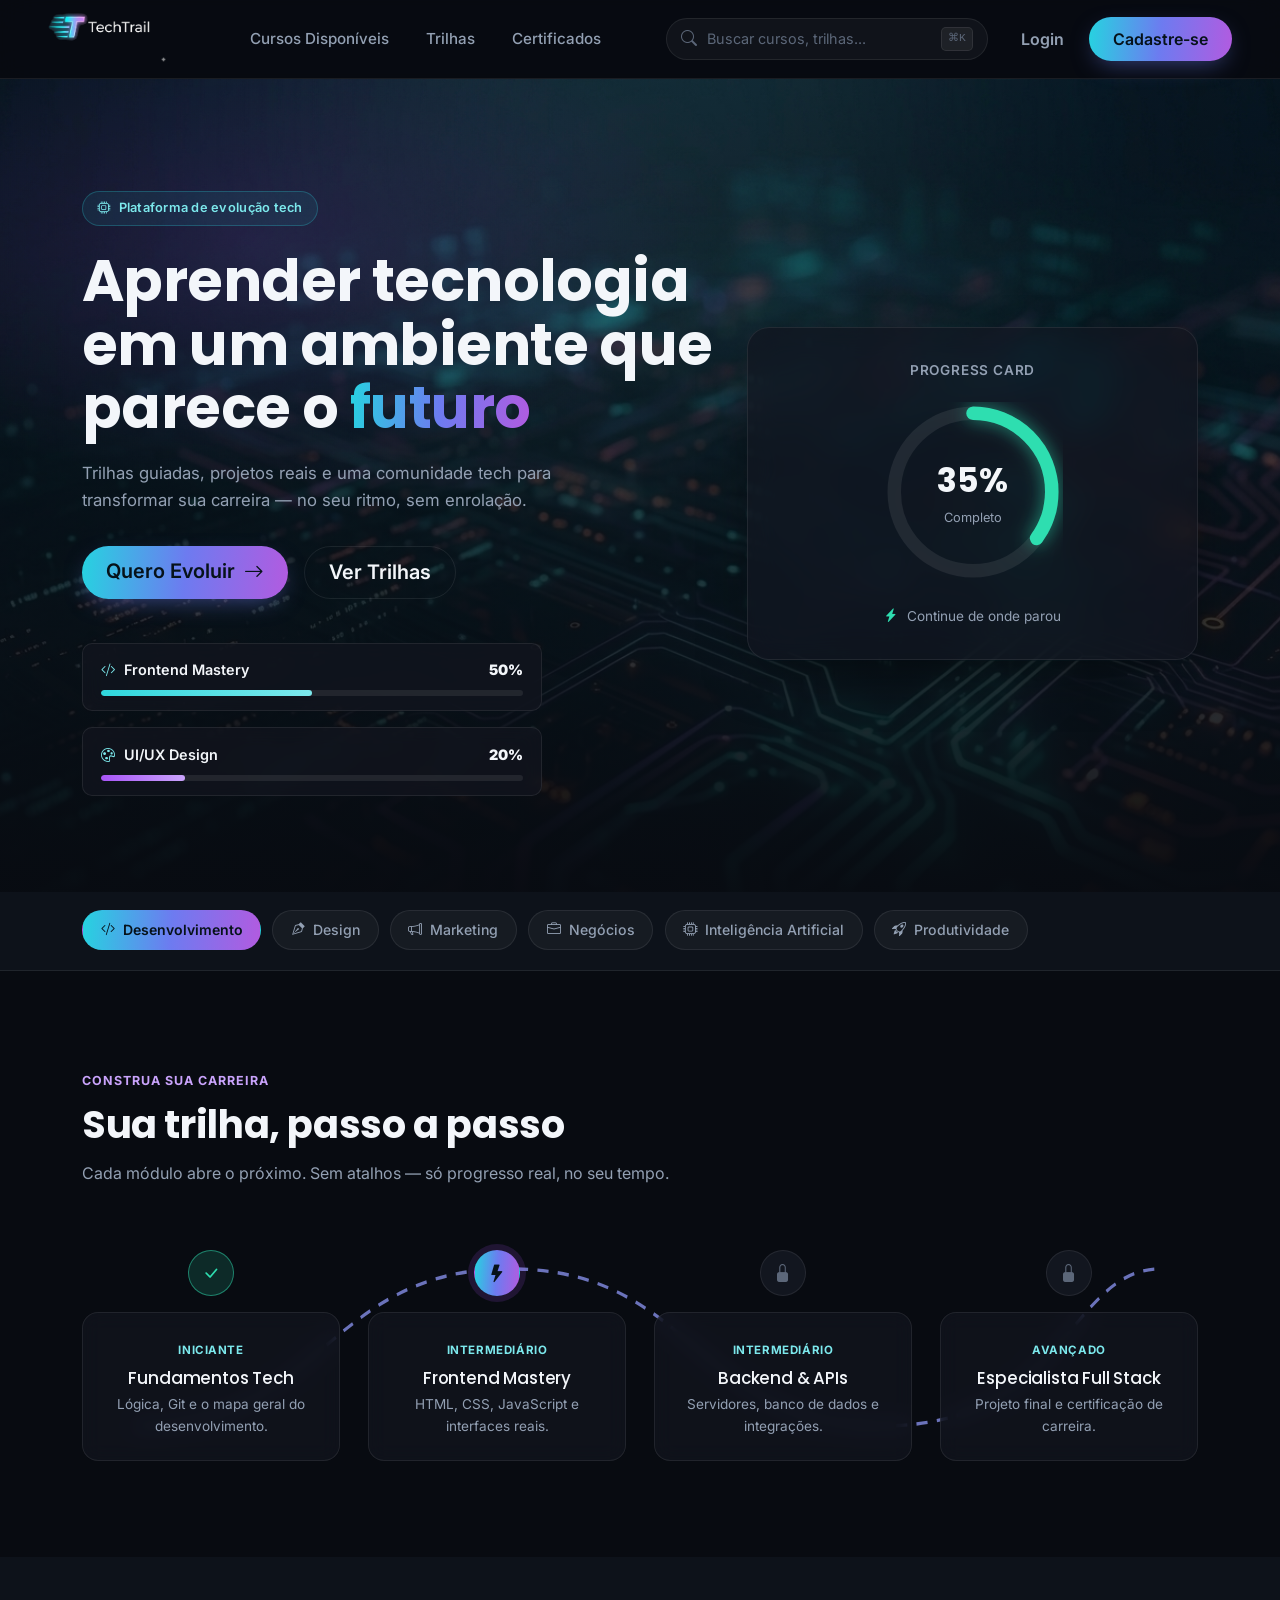
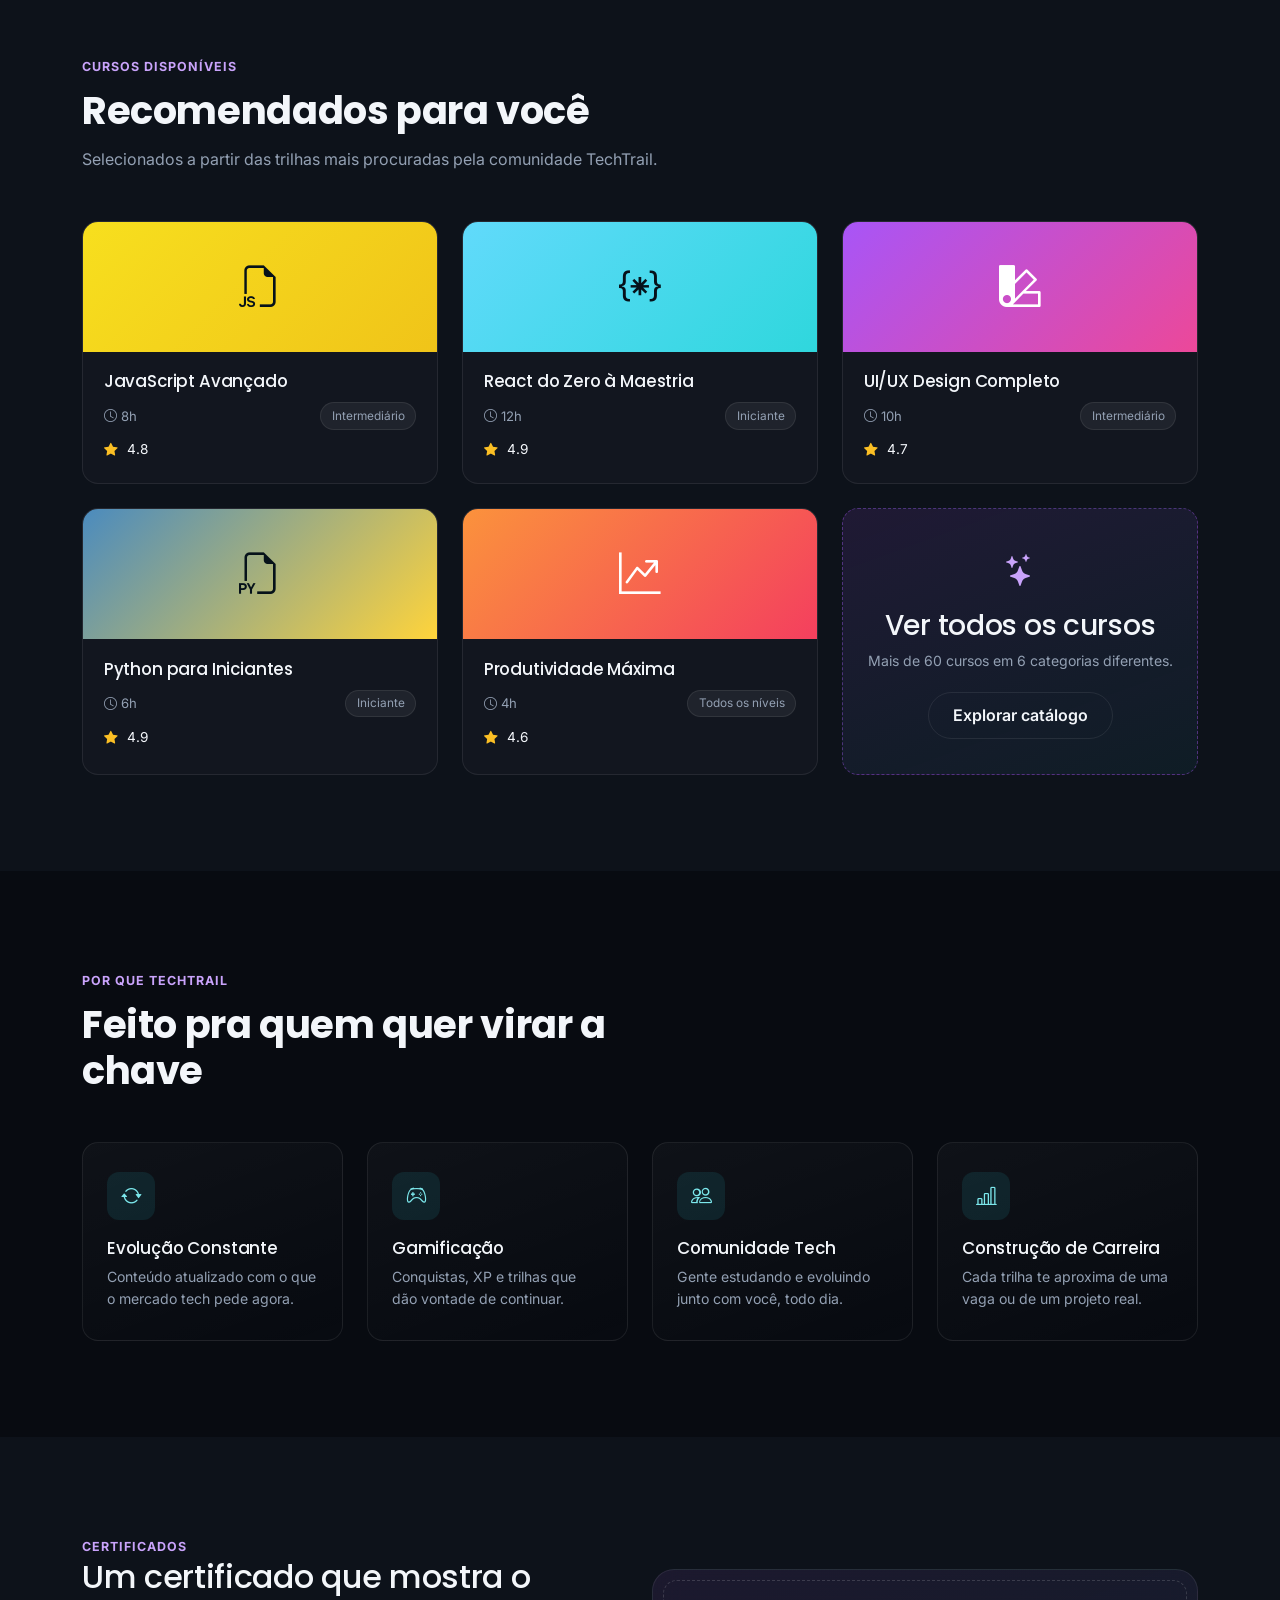
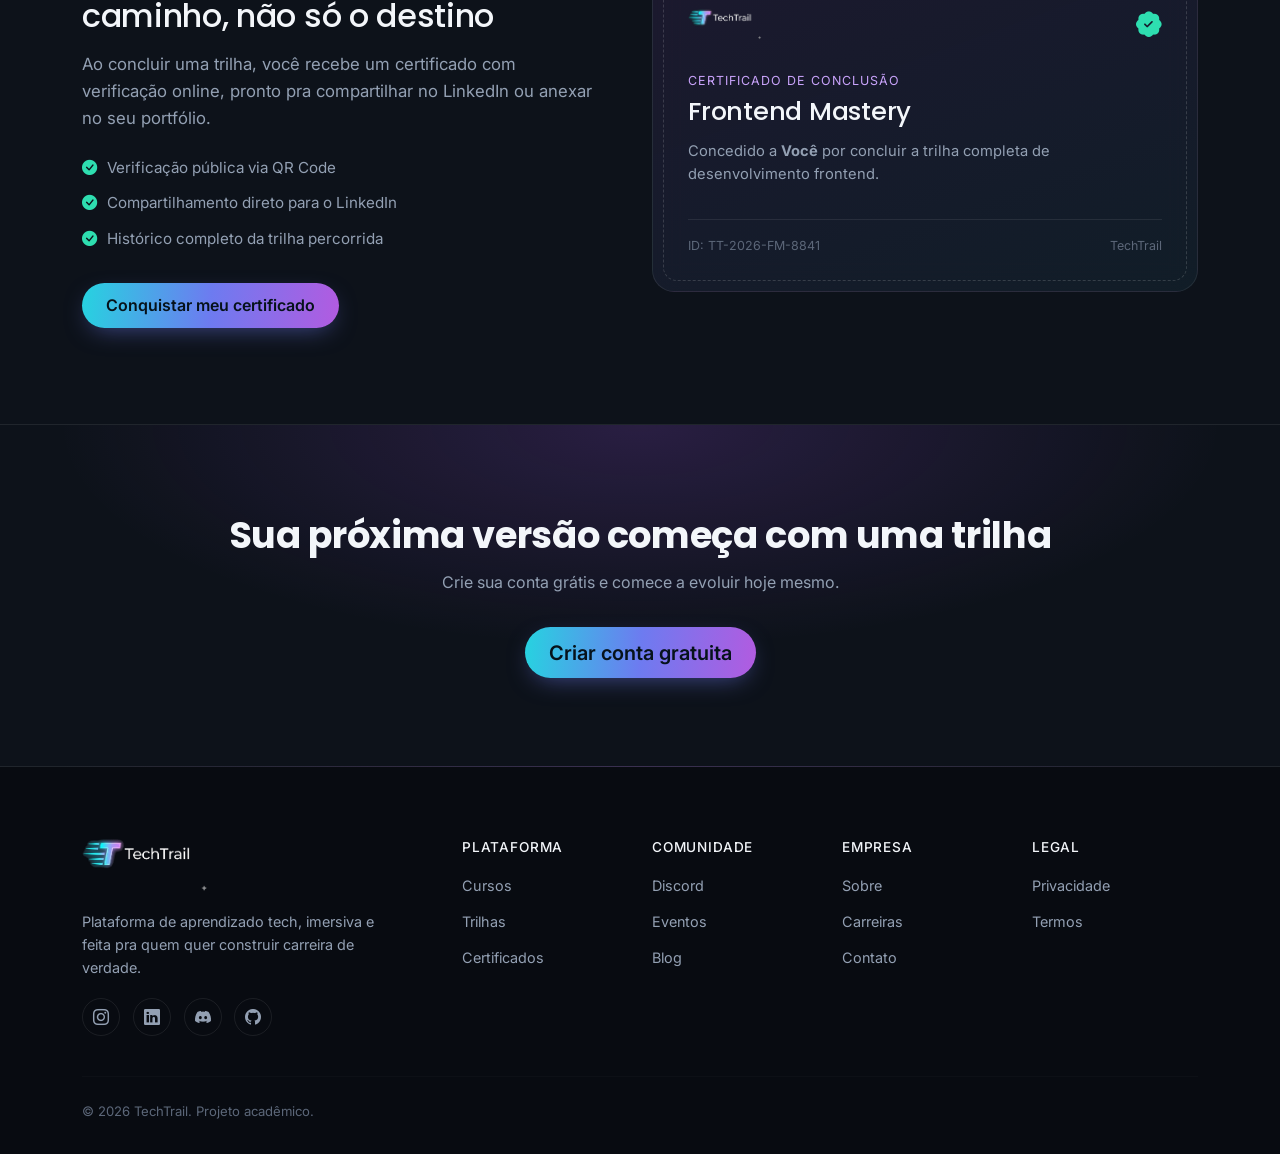
<file: index.html>
<!DOCTYPE html>
<html lang="pt-BR">
<head>
<meta charset="UTF-8">
<meta name="viewport" content="width=device-width, initial-scale=1.0">
<title>TechTrail — Aprenda tecnologia em um ambiente que parece o futuro</title>

<!-- Bootstrap 5 -->
<link href="https://cdn.jsdelivr.net/npm/bootstrap@5.3.3/dist/css/bootstrap.min.css" rel="stylesheet">
<!-- Bootstrap Icons -->
<link rel="stylesheet" href="https://cdn.jsdelivr.net/npm/bootstrap-icons@1.11.3/font/bootstrap-icons.css">
<!-- Google Fonts -->
<link rel="preconnect" href="https://fonts.googleapis.com">
<link href="https://fonts.googleapis.com/css2?family=Poppins:wght@500;600;700;800&family=Inter:wght@400;500;600;700&display=swap" rel="stylesheet">

<link rel="stylesheet" href="style.css">
</head>
<body>

<!-- ===================== NAVBAR ===================== -->
<header class="tt-navbar" id="ttNavbar">
  <nav class="navbar navbar-expand-lg container-fluid px-3 px-lg-5">
    <a class="navbar-brand tt-brand" href="#top">
      <img src="./logo.png" alt="TechTrail" class="tt-logo-img">
    </a>

    <button class="navbar-toggler" type="button" data-bs-toggle="collapse" data-bs-target="#ttNav" aria-label="Abrir menu">
      <i class="bi bi-list"></i>
    </button>

    <div class="collapse navbar-collapse" id="ttNav">
      <ul class="navbar-nav mx-lg-auto align-items-lg-center gap-lg-2 mt-3 mt-lg-0">
        <li class="nav-item"><a class="nav-link" href="#cursos">Cursos Disponíveis</a></li>
        <li class="nav-item"><a class="nav-link" href="#trilhas">Trilhas</a></li>
        <li class="nav-item"><a class="nav-link" href="#certificados">Certificados</a></li>
      </ul>

      <form class="tt-search d-flex align-items-center mt-3 mt-lg-0" role="search" onsubmit="return false;">
        <i class="bi bi-search"></i>
        <input type="search" placeholder="Buscar cursos, trilhas..." aria-label="Buscar">
        <kbd class="d-none d-xl-inline">⌘K</kbd>
      </form>

      <div class="d-flex align-items-center gap-2 mt-3 mt-lg-0 ms-lg-3 tt-nav-actions">
        <a href="./login.html" class="btn tt-btn-ghost">Login</a>
        <a href="./cadastro.html" class="btn tt-btn-gradient">Cadastre-se</a>
      </div>
    </div>
  </nav>
</header>

<!-- ===================== HERO ===================== -->
<section class="tt-hero" id="top">
  <div class="tt-hero-bg" aria-hidden="true"></div>
  <div class="tt-hero-overlay" aria-hidden="true"></div>

  <div class="container tt-hero-content">
    <div class="row align-items-center gy-5">
      <div class="col-lg-7">
        <span class="tt-eyebrow"><i class="bi bi-cpu"></i> Plataforma de evolução tech</span>
        <h1 class="tt-hero-title">Aprender tecnologia em um ambiente que parece o <span class="tt-gradient-text">futuro</span></h1>
        <p class="tt-hero-sub">Trilhas guiadas, projetos reais e uma comunidade tech para transformar sua carreira — no seu ritmo, sem enrolação.</p>

        <div class="d-flex flex-wrap gap-3 tt-hero-ctas">
          <a href="#trilhas" class="btn tt-btn-gradient btn-lg">Quero Evoluir <i class="bi bi-arrow-right ms-1"></i></a>
          <a href="#cursos" class="btn tt-btn-outline btn-lg">Ver Trilhas</a>
        </div>

        <div class="tt-hero-progressbars">
          <div class="tt-mini-course">
            <div class="tt-mini-head">
              <span><i class="bi bi-code-slash"></i> Frontend Mastery</span>
              <strong>50%</strong>
            </div>
            <div class="tt-progress"><div class="tt-progress-fill tt-fill-cyan" style="--w:50%"></div></div>
          </div>
          <div class="tt-mini-course">
            <div class="tt-mini-head">
              <span><i class="bi bi-palette"></i> UI/UX Design</span>
              <strong>20%</strong>
            </div>
            <div class="tt-progress"><div class="tt-progress-fill tt-fill-purple" style="--w:20%"></div></div>
          </div>
        </div>
      </div>

      <div class="col-lg-5">
        <div class="tt-glass tt-progress-card">
          <span class="tt-progress-card-label">Progress Card</span>
          <div class="tt-ring-wrap">
            <svg viewBox="0 0 160 160" class="tt-ring">
              <circle cx="80" cy="80" r="70" class="tt-ring-track"></circle>
              <circle cx="80" cy="80" r="70" class="tt-ring-fill"></circle>
            </svg>
            <div class="tt-ring-center">
              <strong>35%</strong>
              <span>Completo</span>
            </div>
          </div>
          <p class="tt-progress-card-foot"><i class="bi bi-lightning-charge-fill"></i> Continue de onde parou</p>
        </div>
      </div>
    </div>
  </div>
</section>

<!-- ===================== CATEGORIAS ===================== -->
<section class="tt-categories">
  <div class="container">
    <div class="tt-cat-scroller">
      <button class="tt-cat active"><i class="bi bi-code-slash"></i> Desenvolvimento</button>
      <button class="tt-cat"><i class="bi bi-vector-pen"></i> Design</button>
      <button class="tt-cat"><i class="bi bi-megaphone"></i> Marketing</button>
      <button class="tt-cat"><i class="bi bi-briefcase"></i> Negócios</button>
      <button class="tt-cat"><i class="bi bi-cpu"></i> Inteligência Artificial</button>
      <button class="tt-cat"><i class="bi bi-rocket-takeoff"></i> Produtividade</button>
    </div>
  </div>
</section>

<!-- ===================== TRILHAS (elemento assinatura) ===================== -->
<section class="tt-section" id="trilhas">
  <div class="container">
    <div class="tt-section-head">
      <span class="tt-tag">Construa sua carreira</span>
      <h2>Sua trilha, passo a passo</h2>
      <p>Cada módulo abre o próximo. Sem atalhos — só progresso real, no seu tempo.</p>
    </div>

    <div class="tt-trail">
      <svg class="tt-trail-path" viewBox="0 0 1200 220" preserveAspectRatio="none" aria-hidden="true">
        <path d="M 60 180 C 260 180, 260 40, 460 40 S 660 180, 860 180 S 1060 40, 1160 40" />
      </svg>

      <div class="tt-trail-nodes">
        <div class="tt-node">
          <div class="tt-node-dot done"><i class="bi bi-check-lg"></i></div>
          <div class="tt-node-card">
            <span class="tt-node-level">Iniciante</span>
            <h3>Fundamentos Tech</h3>
            <p>Lógica, Git e o mapa geral do desenvolvimento.</p>
          </div>
        </div>
        <div class="tt-node">
          <div class="tt-node-dot current"><i class="bi bi-lightning-fill"></i></div>
          <div class="tt-node-card">
            <span class="tt-node-level">Intermediário</span>
            <h3>Frontend Mastery</h3>
            <p>HTML, CSS, JavaScript e interfaces reais.</p>
          </div>
        </div>
        <div class="tt-node">
          <div class="tt-node-dot"><i class="bi bi-lock-fill"></i></div>
          <div class="tt-node-card">
            <span class="tt-node-level">Intermediário</span>
            <h3>Backend &amp; APIs</h3>
            <p>Servidores, banco de dados e integrações.</p>
          </div>
        </div>
        <div class="tt-node">
          <div class="tt-node-dot"><i class="bi bi-lock-fill"></i></div>
          <div class="tt-node-card">
            <span class="tt-node-level">Avançado</span>
            <h3>Especialista Full Stack</h3>
            <p>Projeto final e certificação de carreira.</p>
          </div>
        </div>
      </div>
    </div>
  </div>
</section>

<!-- ===================== CURSOS ===================== -->
<section class="tt-section tt-section-alt" id="cursos">
  <div class="container">
    <div class="tt-section-head">
      <span class="tt-tag">Cursos disponíveis</span>
      <h2>Recomendados para você</h2>
      <p>Selecionados a partir das trilhas mais procuradas pela comunidade TechTrail.</p>
    </div>

    <div class="row g-4">

      <div class="col-md-6 col-lg-4">
        <article class="tt-course-card">
          <div class="tt-course-cover tt-cover-1"><i class="bi bi-filetype-js"></i></div>
          <div class="tt-course-body">
            <h3>JavaScript Avançado</h3>
            <div class="tt-course-meta">
              <span><i class="bi bi-clock"></i> 8h</span>
              <span class="tt-badge">Intermediário</span>
            </div>
            <div class="tt-course-rating"><i class="bi bi-star-fill"></i> 4.8</div>
          </div>
        </article>
      </div>

      <div class="col-md-6 col-lg-4">
        <article class="tt-course-card">
          <div class="tt-course-cover tt-cover-2"><i class="bi bi-braces-asterisk"></i></div>
          <div class="tt-course-body">
            <h3>React do Zero à Maestria</h3>
            <div class="tt-course-meta">
              <span><i class="bi bi-clock"></i> 12h</span>
              <span class="tt-badge">Iniciante</span>
            </div>
            <div class="tt-course-rating"><i class="bi bi-star-fill"></i> 4.9</div>
          </div>
        </article>
      </div>

      <div class="col-md-6 col-lg-4">
        <article class="tt-course-card">
          <div class="tt-course-cover tt-cover-3"><i class="bi bi-palette2"></i></div>
          <div class="tt-course-body">
            <h3>UI/UX Design Completo</h3>
            <div class="tt-course-meta">
              <span><i class="bi bi-clock"></i> 10h</span>
              <span class="tt-badge">Intermediário</span>
            </div>
            <div class="tt-course-rating"><i class="bi bi-star-fill"></i> 4.7</div>
          </div>
        </article>
      </div>

      <div class="col-md-6 col-lg-4">
        <article class="tt-course-card">
          <div class="tt-course-cover tt-cover-4"><i class="bi bi-filetype-py"></i></div>
          <div class="tt-course-body">
            <h3>Python para Iniciantes</h3>
            <div class="tt-course-meta">
              <span><i class="bi bi-clock"></i> 6h</span>
              <span class="tt-badge">Iniciante</span>
            </div>
            <div class="tt-course-rating"><i class="bi bi-star-fill"></i> 4.9</div>
          </div>
        </article>
      </div>

      <div class="col-md-6 col-lg-4">
        <article class="tt-course-card">
          <div class="tt-course-cover tt-cover-5"><i class="bi bi-graph-up-arrow"></i></div>
          <div class="tt-course-body">
            <h3>Produtividade Máxima</h3>
            <div class="tt-course-meta">
              <span><i class="bi bi-clock"></i> 4h</span>
              <span class="tt-badge">Todos os níveis</span>
            </div>
            <div class="tt-course-rating"><i class="bi bi-star-fill"></i> 4.6</div>
          </div>
        </article>
      </div>

      <div class="col-md-6 col-lg-4">
        <article class="tt-course-card tt-course-cta-card">
          <i class="bi bi-stars tt-course-cta-icon"></i>
          <h3>Ver todos os cursos</h3>
          <p>Mais de 60 cursos em 6 categorias diferentes.</p>
          <a href="#cursos" class="btn tt-btn-outline">Explorar catálogo</a>
        </article>
      </div>

    </div>
  </div>
</section>

<!-- ===================== POR QUE TECHTRAIL ===================== -->
<section class="tt-section">
  <div class="container">
    <div class="tt-section-head">
      <span class="tt-tag">Por que TechTrail</span>
      <h2>Feito pra quem quer virar a chave</h2>
    </div>

    <div class="row g-4">
      <div class="col-sm-6 col-lg-3">
        <div class="tt-feature">
          <div class="tt-feature-icon"><i class="bi bi-arrow-repeat"></i></div>
          <h3>Evolução Constante</h3>
          <p>Conteúdo atualizado com o que o mercado tech pede agora.</p>
        </div>
      </div>
      <div class="col-sm-6 col-lg-3">
        <div class="tt-feature">
          <div class="tt-feature-icon"><i class="bi bi-controller"></i></div>
          <h3>Gamificação</h3>
          <p>Conquistas, XP e trilhas que dão vontade de continuar.</p>
        </div>
      </div>
      <div class="col-sm-6 col-lg-3">
        <div class="tt-feature">
          <div class="tt-feature-icon"><i class="bi bi-people"></i></div>
          <h3>Comunidade Tech</h3>
          <p>Gente estudando e evoluindo junto com você, todo dia.</p>
        </div>
      </div>
      <div class="col-sm-6 col-lg-3">
        <div class="tt-feature">
          <div class="tt-feature-icon"><i class="bi bi-bar-chart-line"></i></div>
          <h3>Construção de Carreira</h3>
          <p>Cada trilha te aproxima de uma vaga ou de um projeto real.</p>
        </div>
      </div>
    </div>
  </div>
</section>

<!-- ===================== CERTIFICADOS ===================== -->
<section class="tt-section tt-section-alt" id="certificados">
  <div class="container">
    <div class="row align-items-center gy-5">
      <div class="col-lg-6">
        <span class="tt-tag">Certificados</span>
        <h2 class="mb-3">Um certificado que mostra o caminho, não só o destino</h2>
        <p class="tt-hero-sub mb-4">Ao concluir uma trilha, você recebe um certificado com verificação online, pronto pra compartilhar no LinkedIn ou anexar no seu portfólio.</p>
        <ul class="tt-check-list">
          <li><i class="bi bi-check-circle-fill"></i> Verificação pública via QR Code</li>
          <li><i class="bi bi-check-circle-fill"></i> Compartilhamento direto para o LinkedIn</li>
          <li><i class="bi bi-check-circle-fill"></i> Histórico completo da trilha percorrida</li>
        </ul>
        <a href="#cadastro" class="btn tt-btn-gradient">Conquistar meu certificado</a>
      </div>

      <div class="col-lg-6">
        <div class="tt-glass tt-certificate">
          <div class="tt-certificate-top">
            <img src="./logo.png" alt="TechTrail" class="tt-cert-logo">
            <i class="bi bi-patch-check-fill tt-cert-seal"></i>
          </div>
          <p class="tt-cert-eyebrow">Certificado de Conclusão</p>
          <h3 class="tt-cert-name">Frontend Mastery</h3>
          <p class="tt-cert-desc">Concedido a <strong>Você</strong> por concluir a trilha completa de desenvolvimento frontend.</p>
          <div class="tt-cert-footer">
            <span>ID: TT-2026-FM-8841</span>
            <span>TechTrail</span>
          </div>
        </div>
      </div>
    </div>
  </div>
</section>

<!-- ===================== CTA FINAL ===================== -->
<section class="tt-final-cta">
  <div class="container text-center">
    <h2>Sua próxima versão começa com uma trilha</h2>
    <p>Crie sua conta grátis e comece a evoluir hoje mesmo.</p>
    <a href="#cadastro" class="btn tt-btn-gradient btn-lg">Criar conta gratuita</a>
  </div>
</section>

<!-- ===================== FOOTER ===================== -->
<footer class="tt-footer">
  <div class="container">
    <div class="row gy-4">
      <div class="col-lg-4">
        <img src="logo.png" alt="TechTrail" class="tt-footer-logo">
        <p class="tt-footer-text">Plataforma de aprendizado tech, imersiva e feita pra quem quer construir carreira de verdade.</p>
        <div class="tt-socials">
          <a href="#" aria-label="Instagram"><i class="bi bi-instagram"></i></a>
          <a href="#" aria-label="LinkedIn"><i class="bi bi-linkedin"></i></a>
          <a href="#" aria-label="Discord"><i class="bi bi-discord"></i></a>
          <a href="#" aria-label="GitHub"><i class="bi bi-github"></i></a>
        </div>
      </div>
      <div class="col-6 col-lg-2">
        <h4>Plataforma</h4>
        <ul>
          <li><a href="#cursos">Cursos</a></li>
          <li><a href="#trilhas">Trilhas</a></li>
          <li><a href="#certificados">Certificados</a></li>
        </ul>
      </div>
      <div class="col-6 col-lg-2">
        <h4>Comunidade</h4>
        <ul>
          <li><a href="#">Discord</a></li>
          <li><a href="#">Eventos</a></li>
          <li><a href="#">Blog</a></li>
        </ul>
      </div>
      <div class="col-6 col-lg-2">
        <h4>Empresa</h4>
        <ul>
          <li><a href="#">Sobre</a></li>
          <li><a href="#">Carreiras</a></li>
          <li><a href="#">Contato</a></li>
        </ul>
      </div>
      <div class="col-6 col-lg-2">
        <h4>Legal</h4>
        <ul>
          <li><a href="#">Privacidade</a></li>
          <li><a href="#">Termos</a></li>
        </ul>
      </div>
    </div>
    <hr>
    <p class="tt-copy">© 2026 TechTrail. Projeto acadêmico.</p>
  </div>
</footer>

<script src="https://cdn.jsdelivr.net/npm/bootstrap@5.3.3/dist/js/bootstrap.bundle.min.js"></script>
<script src="script.js"></script>
</body>
</html>
</file>
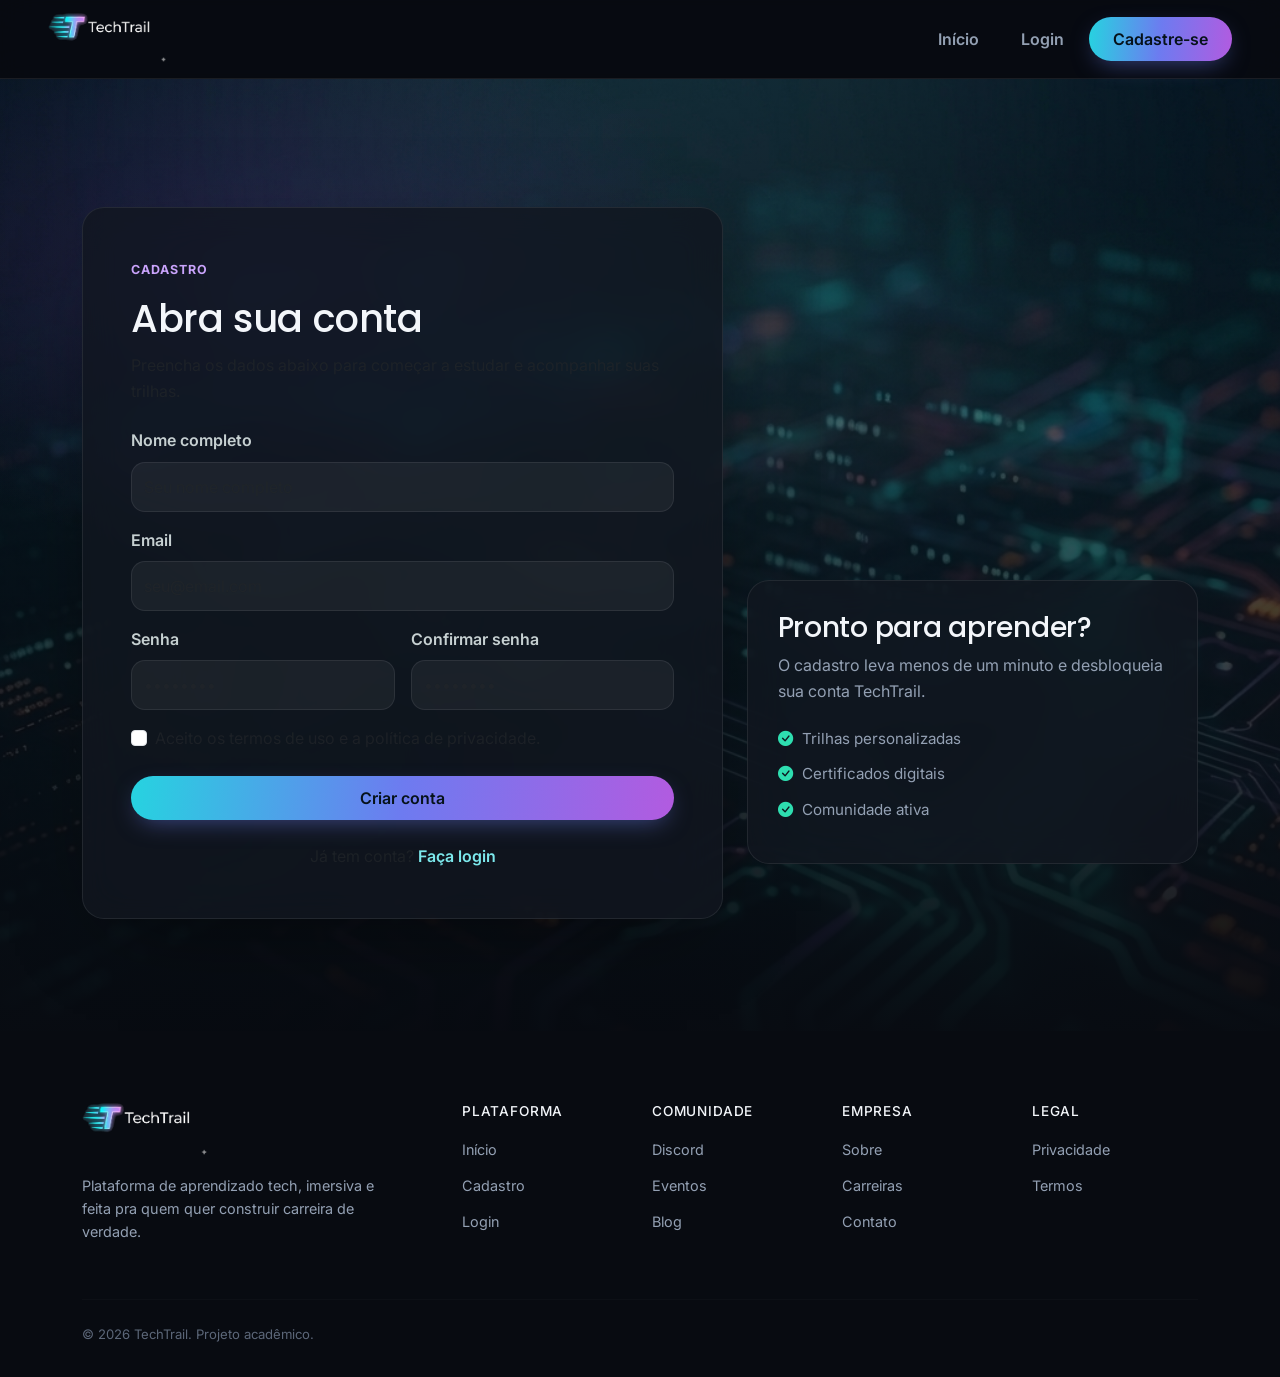
<file: cadastro.html>
<!DOCTYPE html>
<html lang="pt-BR">
<head>
<meta charset="UTF-8">
<meta name="viewport" content="width=device-width, initial-scale=1.0">
<title>TechTrail — Cadastro</title>

<!-- Bootstrap 5 -->
<link href="https://cdn.jsdelivr.net/npm/bootstrap@5.3.3/dist/css/bootstrap.min.css" rel="stylesheet">
<!-- Bootstrap Icons -->
<link rel="stylesheet" href="https://cdn.jsdelivr.net/npm/bootstrap-icons@1.11.3/font/bootstrap-icons.css">
<!-- Google Fonts -->
<link rel="preconnect" href="https://fonts.googleapis.com">
<link href="https://fonts.googleapis.com/css2?family=Poppins:wght@500;600;700;800&family=Inter:wght@400;500;600;700&display=swap" rel="stylesheet">

<link rel="stylesheet" href="style.css">
</head>
<body>
<header class="tt-navbar" id="ttNavbar">
  <nav class="navbar navbar-expand-lg container-fluid px-3 px-lg-5">
    <a class="navbar-brand tt-brand" href="index.html">
      <img src="./logo.png" alt="TechTrail" class="tt-logo-img">
    </a>

    <button class="navbar-toggler" type="button" data-bs-toggle="collapse" data-bs-target="#ttNav" aria-label="Abrir menu">
      <i class="bi bi-list"></i>
    </button>

    <div class="collapse navbar-collapse" id="ttNav">
      <ul class="navbar-nav mx-lg-auto align-items-lg-center gap-lg-2 mt-3 mt-lg-0">
        
      </ul>

      <div class="d-flex align-items-center gap-2 mt-3 mt-lg-0 ms-lg-3 tt-nav-actions">
        <a href="index.html" class="btn tt-btn-ghost">Início</a>
        <a href="login.html" class="btn tt-btn-ghost">Login</a>
        <a href="cadastro.html" class="btn tt-btn-gradient">Cadastre-se</a>
      </div>
    </div>
  </nav>
</header>

<main class="tt-auth-page tt-hero">
  <div class="tt-hero-bg" aria-hidden="true"></div>
  <div class="tt-hero-overlay" aria-hidden="true"></div>
  <section class="container py-5">
    <div class="row align-items-center gy-5">
      <div class="col-lg-5 order-lg-2">
        <span class="tt-eyebrow"><i class="bi bi-pencil-square"></i> Bem-vindo</span>
        <h1 class="tt-hero-title">Crie sua conta TechTrail</h1>
        <p class="tt-hero-sub">Cadastre-se para começar a trilha, acompanhar seu progresso e acessar projetos reais que aceleram sua carreira.</p>

        <div class="tt-auth-sidecard tt-glass">
          <div class="tt-auth-sidecard-head">
            <h3>Pronto para aprender?</h3>
            <p>O cadastro leva menos de um minuto e desbloqueia sua conta TechTrail.</p>
          </div>
          <ul class="tt-check-list mb-0">
            <li><i class="bi bi-check-circle-fill"></i> Trilhas personalizadas</li>
            <li><i class="bi bi-check-circle-fill"></i> Certificados digitais</li>
            <li><i class="bi bi-check-circle-fill"></i> Comunidade ativa</li>
          </ul>
        </div>
      </div>

      <div class="col-lg-7 order-lg-1">
        <div class="tt-auth-card tt-glass p-4 p-md-5">
          <span class="tt-tag">Cadastro</span>
          <h2>Abra sua conta</h2>
          <p class="text-muted mb-4">Preencha os dados abaixo para começar a estudar e acompanhar suas trilhas.</p>

          <form>
            <div class="mb-3">
              <label for="registerName" class="form-label">Nome completo</label>
              <input type="text" class="form-control tt-auth-input" id="registerName" placeholder="Seu nome completo" required>
            </div>

            <div class="mb-3">
              <label for="registerEmail" class="form-label">Email</label>
              <input type="email" class="form-control tt-auth-input" id="registerEmail" placeholder="seu@email.com" required>
            </div>

            <div class="row g-3 mb-3">
              <div class="col-md-6">
                <label for="registerPassword" class="form-label">Senha</label>
                <input type="password" class="form-control tt-auth-input" id="registerPassword" placeholder="••••••••" required>
              </div>
              <div class="col-md-6">
                <label for="registerPasswordConfirm" class="form-label">Confirmar senha</label>
                <input type="password" class="form-control tt-auth-input" id="registerPasswordConfirm" placeholder="••••••••" required>
              </div>
            </div>

            <div class="form-check mb-4">
              <input class="form-check-input" type="checkbox" id="termsCheck">
              <label class="form-check-label text-muted" for="termsCheck">Aceito os termos de uso e a política de privacidade.</label>
            </div>

            <button type="submit" class="btn tt-btn-gradient w-100">Criar conta</button>
          </form>

          <p class="text-center text-muted mt-4 mb-0">Já tem conta? <a href="login.html" class="tt-link">Faça login</a></p>
        </div>
      </div>
    </div>
  </section>
</main>

<footer class="tt-footer">
  <div class="container">
    <div class="row gy-4">
      <div class="col-lg-4">
        <img src="logo.png" alt="TechTrail" class="tt-footer-logo">
        <p class="tt-footer-text">Plataforma de aprendizado tech, imersiva e feita pra quem quer construir carreira de verdade.</p>
      </div>
      <div class="col-6 col-lg-2">
        <h4>Plataforma</h4>
        <ul>
          <li><a href="index.html">Início</a></li>
          <li><a href="cadastro.html">Cadastro</a></li>
          <li><a href="login.html">Login</a></li>
        </ul>
      </div>
      <div class="col-6 col-lg-2">
        <h4>Comunidade</h4>
        <ul>
          <li><a href="#">Discord</a></li>
          <li><a href="#">Eventos</a></li>
          <li><a href="#">Blog</a></li>
        </ul>
      </div>
      <div class="col-6 col-lg-2">
        <h4>Empresa</h4>
        <ul>
          <li><a href="#">Sobre</a></li>
          <li><a href="#">Carreiras</a></li>
          <li><a href="#">Contato</a></li>
        </ul>
      </div>
      <div class="col-6 col-lg-2">
        <h4>Legal</h4>
        <ul>
          <li><a href="#">Privacidade</a></li>
          <li><a href="#">Termos</a></li>
        </ul>
      </div>
    </div>
    <hr>
    <p class="tt-copy">© 2026 TechTrail. Projeto acadêmico.</p>
  </div>
</footer>

<script src="https://cdn.jsdelivr.net/npm/bootstrap@5.3.3/dist/js/bootstrap.bundle.min.js"></script>
<script src="script.js"></script>
</body>
</html>
</file>
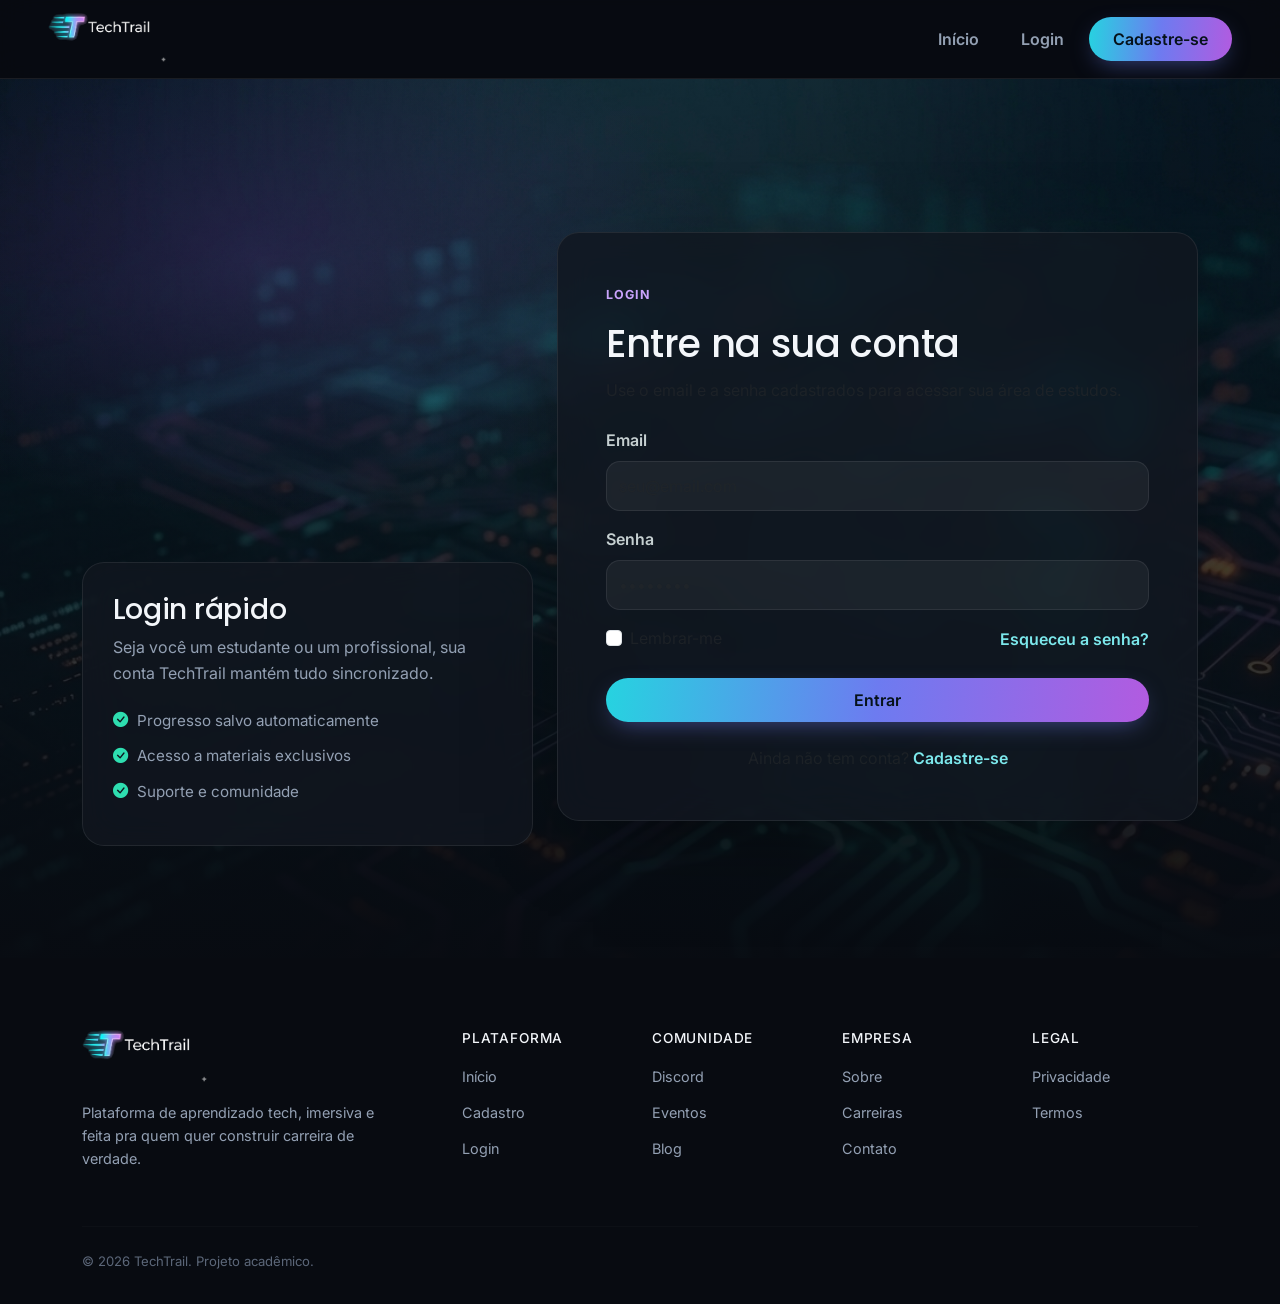
<file: login.html>
<!DOCTYPE html>
<html lang="pt-BR">
<head>
<meta charset="UTF-8">
<meta name="viewport" content="width=device-width, initial-scale=1.0">
<title>TechTrail — Login</title>

<!-- Bootstrap 5 -->
<link href="https://cdn.jsdelivr.net/npm/bootstrap@5.3.3/dist/css/bootstrap.min.css" rel="stylesheet">
<!-- Bootstrap Icons -->
<link rel="stylesheet" href="https://cdn.jsdelivr.net/npm/bootstrap-icons@1.11.3/font/bootstrap-icons.css">
<!-- Google Fonts -->
<link rel="preconnect" href="https://fonts.googleapis.com">
<link href="https://fonts.googleapis.com/css2?family=Poppins:wght@500;600;700;800&family=Inter:wght@400;500;600;700&display=swap" rel="stylesheet">

<link rel="stylesheet" href="style.css">
</head>
<body>
<header class="tt-navbar" id="ttNavbar">
  <nav class="navbar navbar-expand-lg container-fluid px-3 px-lg-5">
    <a class="navbar-brand tt-brand" href="index.html">
      <img src="./logo.png" alt="TechTrail" class="tt-logo-img">
    </a>

    <button class="navbar-toggler" type="button" data-bs-toggle="collapse" data-bs-target="#ttNav" aria-label="Abrir menu">
      <i class="bi bi-list"></i>
    </button>

    <div class="collapse navbar-collapse" id="ttNav">
      <ul class="navbar-nav mx-lg-auto align-items-lg-center gap-lg-2 mt-3 mt-lg-0">
      </ul>

      <div class="d-flex align-items-center gap-2 mt-3 mt-lg-0 ms-lg-3 tt-nav-actions">
        <a href="index.html" class="btn tt-btn-ghost">Início</a>
        <a href="login.html" class="btn tt-btn-ghost">Login</a>
        <a href="cadastro.html" class="btn tt-btn-gradient">Cadastre-se</a>
      </div>
    </div>
  </nav>
</header>

<main class="tt-auth-page tt-hero">
  <div class="tt-hero-bg" aria-hidden="true"></div>
  <div class="tt-hero-overlay" aria-hidden="true"></div>
  <section class="container py-5">
    <div class="row align-items-center gy-5">
      <div class="col-lg-5">
        <span class="tt-eyebrow"><i class="bi bi-box-arrow-in-right"></i> Acesso seguro</span>
        <h1 class="tt-hero-title">Faça login e continue sua jornada tech</h1>
        <p class="tt-hero-sub">Entre na sua conta para acessar trilhas, projetos e recomendações personalizadas sem perder o progresso.</p>

        <div class="tt-auth-sidecard tt-glass">
          <div class="tt-auth-sidecard-head">
            <h3>Login rápido</h3>
            <p>Seja você um estudante ou um profissional, sua conta TechTrail mantém tudo sincronizado.</p>
          </div>
          <ul class="tt-check-list mb-0">
            <li><i class="bi bi-check-circle-fill"></i> Progresso salvo automaticamente</li>
            <li><i class="bi bi-check-circle-fill"></i> Acesso a materiais exclusivos</li>
            <li><i class="bi bi-check-circle-fill"></i> Suporte e comunidade</li>
          </ul>
        </div>
      </div>

      <div class="col-lg-7">
        <div class="tt-auth-card tt-glass p-4 p-md-5">
          <span class="tt-tag">Login</span>
          <h2>Entre na sua conta</h2>
          <p class="text-muted mb-4">Use o email e a senha cadastrados para acessar sua área de estudos.</p>

          <form>
            <div class="mb-3">
              <label for="loginEmail" class="form-label">Email</label>
              <input type="email" class="form-control tt-auth-input" id="loginEmail" placeholder="seu@email.com" required>
            </div>

            <div class="mb-3">
              <label for="loginPassword" class="form-label">Senha</label>
              <input type="password" class="form-control tt-auth-input" id="loginPassword" placeholder="••••••••" required>
            </div>

            <div class="d-flex justify-content-between align-items-center mb-4">
              <div class="form-check">
                <input class="form-check-input" type="checkbox" id="rememberMe">
                <label class="form-check-label text-muted" for="rememberMe">Lembrar-me</label>
              </div>
              <a href="#" class="tt-link">Esqueceu a senha?</a>
            </div>

            <button type="submit" class="btn tt-btn-gradient w-100">Entrar</button>
          </form>

          <p class="text-center text-muted mt-4 mb-0">Ainda não tem conta? <a href="cadastro.html" class="tt-link">Cadastre-se</a></p>
        </div>
      </div>
    </div>
  </section>
</main>

<footer class="tt-footer">
  <div class="container">
    <div class="row gy-4">
      <div class="col-lg-4">
        <img src="logo.png" alt="TechTrail" class="tt-footer-logo">
        <p class="tt-footer-text">Plataforma de aprendizado tech, imersiva e feita pra quem quer construir carreira de verdade.</p>
      </div>
      <div class="col-6 col-lg-2">
        <h4>Plataforma</h4>
        <ul>
          <li><a href="index.html">Início</a></li>
          <li><a href="cadastro.html">Cadastro</a></li>
          <li><a href="login.html">Login</a></li>
        </ul>
      </div>
      <div class="col-6 col-lg-2">
        <h4>Comunidade</h4>
        <ul>
          <li><a href="#">Discord</a></li>
          <li><a href="#">Eventos</a></li>
          <li><a href="#">Blog</a></li>
        </ul>
      </div>
      <div class="col-6 col-lg-2">
        <h4>Empresa</h4>
        <ul>
          <li><a href="#">Sobre</a></li>
          <li><a href="#">Carreiras</a></li>
          <li><a href="#">Contato</a></li>
        </ul>
      </div>
      <div class="col-6 col-lg-2">
        <h4>Legal</h4>
        <ul>
          <li><a href="#">Privacidade</a></li>
          <li><a href="#">Termos</a></li>
        </ul>
      </div>
    </div>
    <hr>
    <p class="tt-copy">© 2026 TechTrail. Projeto acadêmico.</p>
  </div>
</footer>

<script src="https://cdn.jsdelivr.net/npm/bootstrap@5.3.3/dist/js/bootstrap.bundle.min.js"></script>
<script src="script.js"></script>
</body>
</html>
</file>
<file: style.css>
/* ============================================================
   TECHTRAIL — Design Tokens
   ============================================================ */
:root {
  --bg-void: #080b11;
  --bg-void-2: #0d121a;
  --bg-panel: rgba(18, 22, 31, 0.72);
  --bg-panel-solid: #12161f;
  --border-glass: rgba(255, 255, 255, 0.08);

  --text-primary: #f3f6fa;
  --text-muted: #93a0b3;
  --text-faint: #5c6779;

  --cyan: #2fd7dd;
  --cyan-soft: #7ce8ec;
  --purple: #a855f7;
  --purple-soft: #c9a3fb;
  --mint: #2edeb0;

  --gradient-brand: linear-gradient(
    95deg,
    #26d3e0 0%,
    #6d7bf0 50%,
    #b25be0 100%
  );

  --font-display: "Poppins", sans-serif;
  --font-body: "Inter", sans-serif;

  --radius-lg: 22px;
  --radius-md: 16px;
  --radius-sm: 10px;
}

* {
  box-sizing: border-box;
}

html {
  scroll-behavior: smooth;
}

body {
  background: var(--bg-void);
  color: var(--text-primary);
  font-family: var(--font-body);
  line-height: 1.6;
  overflow-x: hidden;
}

h1,
h2,
h3,
h4,
.tt-brand {
  font-family: var(--font-display);
  letter-spacing: -0.01em;
}

a {
  text-decoration: none;
}

::selection {
  background: var(--purple);
  color: #fff;
}

/* Focus visibility for keyboard nav */
a:focus-visible,
button:focus-visible,
input:focus-visible {
  outline: 2px solid var(--cyan-soft);
  outline-offset: 3px;
  border-radius: 6px;
}

@media (prefers-reduced-motion: reduce) {
  * {
    animation: none !important;
    transition: none !important;
  }
}

.tt-gradient-text {
  background: var(--gradient-brand);
  -webkit-background-clip: text;
  background-clip: text;
  color: transparent;
}

/* ============================================================
   BUTTONS
   ============================================================ */
.tt-btn-gradient {
  background: var(--gradient-brand);
  color: #06121a;
  font-weight: 600;
  border: none;
  padding: 0.65rem 1.5rem;
  border-radius: 999px;
  transition:
    transform 0.25s ease,
    box-shadow 0.25s ease;
  box-shadow: 0 8px 24px -8px rgba(109, 123, 240, 0.55);
}
.tt-btn-gradient:hover {
  transform: translateY(-2px);
  box-shadow: 0 12px 30px -6px rgba(168, 85, 247, 0.55);
  color: #06121a;
}

.tt-btn-outline {
  background: transparent;
  color: var(--text-primary);
  border: 1px solid var(--border-glass);
  padding: 0.65rem 1.5rem;
  border-radius: 999px;
  font-weight: 600;
  transition: all 0.25s ease;
}
.tt-btn-outline:hover {
  border-color: var(--cyan-soft);
  color: var(--cyan-soft);
  background: rgba(47, 215, 221, 0.08);
}

.tt-btn-ghost {
  color: var(--text-muted);
  font-weight: 600;
  padding: 0.6rem 1rem;
  border-radius: 999px;
}
.tt-btn-ghost:hover {
  color: var(--text-primary);
  background: rgba(255, 255, 255, 0.06);
}

/* ============================================================
   NAVBAR
   ============================================================ */
.tt-navbar {
  position: sticky;
  top: 0;
  z-index: 1000;
  background: rgba(8, 11, 17, 0.65);
  backdrop-filter: blur(18px) saturate(140%);
  -webkit-backdrop-filter: blur(18px) saturate(140%);
  border-bottom: 1px solid var(--border-glass);
}

.tt-logo-img {
  height: 52px;
  width: auto;
  display: block;
}

.tt-navbar .nav-link {
  color: var(--text-muted);
  font-weight: 500;
  font-size: 0.95rem;
  padding: 0.5rem 0.9rem !important;
  transition: color 0.2s ease;
}
.tt-navbar .nav-link:hover {
  color: var(--text-primary);
}

.navbar-toggler {
  border: 1px solid var(--border-glass);
  color: var(--text-primary);
  font-size: 1.3rem;
  padding: 0.25rem 0.55rem;
}
.navbar-toggler:focus {
  box-shadow: none;
}

.tt-search {
  background: rgba(255, 255, 255, 0.04);
  border: 1px solid var(--border-glass);
  border-radius: 999px;
  padding: 0.45rem 0.9rem;
  gap: 0.5rem;
  min-width: 230px;
  transition:
    border-color 0.2s ease,
    background 0.2s ease;
}
.tt-search:focus-within {
  border-color: var(--cyan-soft);
  background: rgba(47, 215, 221, 0.06);
}
.tt-search i {
  color: var(--text-faint);
}
.tt-search input {
  background: transparent;
  border: none;
  outline: none;
  color: var(--text-primary);
  font-size: 0.9rem;
  width: 100%;
}
.tt-search input::placeholder {
  color: var(--text-faint);
}
.tt-search kbd {
  background: rgba(255, 255, 255, 0.06);
  color: var(--text-faint);
  border-radius: 5px;
  padding: 2px 6px;
  font-size: 0.7rem;
  border: 1px solid var(--border-glass);
}

.tt-nav-actions {
  white-space: nowrap;
}

@media (max-width: 991.98px) {
  .tt-search {
    min-width: 100%;
  }
  .tt-navbar .nav-link {
    padding: 0.6rem 0 !important;
  }
  .tt-nav-actions {
    width: 100%;
  }
  .tt-nav-actions .btn {
    flex: 1;
    text-align: center;
  }
}

/* ============================================================
   HERO
   ============================================================ */
.tt-hero {
  position: relative;
  padding: 7rem 0 6rem;
  overflow: hidden;
}

.tt-hero-bg {
  position: absolute;
  inset: 0;
  background-image: url("fundo.png");
  background-size: cover;
  background-position: center 60%;
  filter: saturate(1.1);
}

.tt-hero-overlay {
  position: absolute;
  inset: 0;
  background:
    radial-gradient(
      ellipse 60% 50% at 20% 20%,
      rgba(168, 85, 247, 0.16),
      transparent 60%
    ),
    linear-gradient(
      180deg,
      rgba(8, 11, 17, 0.35) 0%,
      rgba(8, 11, 17, 0.75) 55%,
      rgba(8, 11, 17, 0.98) 100%
    );
}

.tt-hero-content {
  position: relative;
  z-index: 2;
}

.tt-eyebrow {
  display: inline-flex;
  align-items: center;
  gap: 0.5rem;
  font-size: 0.8rem;
  font-weight: 600;
  color: var(--cyan-soft);
  background: rgba(47, 215, 221, 0.08);
  border: 1px solid rgba(47, 215, 221, 0.25);
  padding: 0.4rem 0.9rem;
  border-radius: 999px;
  margin-bottom: 1.5rem;
  letter-spacing: 0.02em;
}

.tt-hero-title {
  font-size: clamp(2.2rem, 4.5vw, 3.6rem);
  font-weight: 700;
  line-height: 1.1;
  margin-bottom: 1.25rem;
}

.tt-hero-sub {
  color: var(--text-muted);
  font-size: 1.05rem;
  max-width: 520px;
  margin-bottom: 2rem;
}

.tt-hero-ctas {
  margin-bottom: 2.75rem;
}

.tt-hero-progressbars {
  display: flex;
  flex-direction: column;
  gap: 1rem;
  max-width: 460px;
}

.tt-mini-course {
  background: var(--bg-panel);
  border: 1px solid var(--border-glass);
  border-radius: var(--radius-sm);
  padding: 0.9rem 1.1rem;
  backdrop-filter: blur(10px);
}
.tt-mini-head {
  display: flex;
  justify-content: space-between;
  font-size: 0.9rem;
  font-weight: 600;
  margin-bottom: 0.55rem;
}
.tt-mini-head i {
  color: var(--cyan-soft);
  margin-right: 0.35rem;
}

.tt-progress {
  height: 6px;
  border-radius: 999px;
  background: rgba(255, 255, 255, 0.08);
  overflow: hidden;
}
.tt-progress-fill {
  height: 100%;
  width: var(--w);
  border-radius: 999px;
  animation: ttGrow 1.4s ease-out both;
}
.tt-fill-cyan {
  background: linear-gradient(90deg, #2fd7dd, #7ce8ec);
}
.tt-fill-purple {
  background: linear-gradient(90deg, #a855f7, #c9a3fb);
}

@keyframes ttGrow {
  from {
    width: 0;
  }
  to {
    width: var(--w);
  }
}

/* Progress card */
.tt-glass {
  background: var(--bg-panel);
  border: 1px solid var(--border-glass);
  border-radius: var(--radius-lg);
  backdrop-filter: blur(16px) saturate(140%);
  -webkit-backdrop-filter: blur(16px) saturate(140%);
}

.tt-progress-card {
  padding: 2rem;
  text-align: center;
  box-shadow: 0 20px 60px -20px rgba(0, 0, 0, 0.6);
}
.tt-progress-card-label {
  display: block;
  color: var(--text-muted);
  font-size: 0.85rem;
  font-weight: 600;
  margin-bottom: 1.25rem;
  text-transform: uppercase;
  letter-spacing: 0.06em;
}

.tt-ring-wrap {
  position: relative;
  width: 180px;
  height: 180px;
  margin: 0 auto;
}
.tt-ring {
  width: 100%;
  height: 100%;
  transform: rotate(-90deg);
}
.tt-ring-track {
  fill: none;
  stroke: rgba(255, 255, 255, 0.08);
  stroke-width: 12;
}
.tt-ring-fill {
  fill: none;
  stroke: var(--mint);
  stroke-width: 12;
  stroke-linecap: round;
  stroke-dasharray: 439.8;
  stroke-dashoffset: 439.8;
  animation: ttRing 1.6s 0.2s cubic-bezier(0.3, 0.9, 0.4, 1) forwards;
  filter: drop-shadow(0 0 8px rgba(46, 222, 176, 0.6));
}
@keyframes ttRing {
  to {
    stroke-dashoffset: 285.87;
  } /* 35% complete */
}

.tt-ring-center {
  position: absolute;
  inset: 0;
  display: flex;
  flex-direction: column;
  align-items: center;
  justify-content: center;
}
.tt-ring-center strong {
  font-size: 2.1rem;
  font-family: var(--font-display);
}
.tt-ring-center span {
  font-size: 0.8rem;
  color: var(--text-muted);
}

.tt-progress-card-foot {
  margin: 1.5rem 0 0;
  font-size: 0.85rem;
  color: var(--text-muted);
}
.tt-progress-card-foot i {
  color: var(--mint);
  margin-right: 0.35rem;
}

/* ============================================================
   CATEGORIES STRIP
   ============================================================ */
.tt-categories {
  background: var(--bg-void-2);
  border-bottom: 1px solid var(--border-glass);
  padding: 1.1rem 0;
}
.tt-cat-scroller {
  display: flex;
  gap: 0.7rem;
  overflow-x: auto;
  scrollbar-width: none;
  padding-bottom: 2px;
}
.tt-cat-scroller::-webkit-scrollbar {
  display: none;
}

.tt-cat {
  flex: 0 0 auto;
  background: rgba(255, 255, 255, 0.04);
  border: 1px solid var(--border-glass);
  color: var(--text-muted);
  font-size: 0.88rem;
  font-weight: 500;
  padding: 0.5rem 1.1rem;
  border-radius: 999px;
  display: inline-flex;
  align-items: center;
  gap: 0.5rem;
  transition: all 0.2s ease;
  white-space: nowrap;
}
.tt-cat:hover {
  color: var(--text-primary);
  border-color: var(--border-glass);
  background: rgba(255, 255, 255, 0.07);
}
.tt-cat.active {
  background: var(--gradient-brand);
  color: #06121a;
  border-color: transparent;
  font-weight: 600;
}

/* ============================================================
   SECTIONS SHARED
   ============================================================ */
.tt-section {
  padding: 6rem 0;
}
.tt-section-alt {
  background: var(--bg-void-2);
}

.tt-section-head {
  max-width: 640px;
  margin-bottom: 3rem;
}
.tt-section-head h2 {
  font-size: clamp(1.7rem, 3vw, 2.4rem);
  font-weight: 700;
  margin: 0.6rem 0 0.8rem;
}
.tt-section-head p {
  color: var(--text-muted);
}

.tt-tag {
  display: inline-block;
  font-size: 0.78rem;
  font-weight: 700;
  letter-spacing: 0.08em;
  text-transform: uppercase;
  color: var(--purple-soft);
}

/* ============================================================
   TRILHA (signature element)
   ============================================================ */
.tt-trail {
  position: relative;
  padding-top: 1rem;
}

.tt-trail-path {
  position: absolute;
  top: -10px;
  left: 0;
  width: 100%;
  height: calc(100% + 20px);
  z-index: 0;
  display: none;
  overflow: visible;
}
.tt-trail-path path {
  fill: none;
  stroke: rgba(140, 150, 245, 0.75);
  stroke-width: 3;
  stroke-dasharray: 12 10;
  animation: ttDash 22s linear infinite;
}
@keyframes ttDash {
  to {
    stroke-dashoffset: -1000;
  }
}

@media (min-width: 992px) {
  .tt-trail-path {
    display: block;
  }
}

.tt-trail-nodes {
  position: relative;
  z-index: 1;
  display: grid;
  grid-template-columns: repeat(4, 1fr);
  gap: 1.75rem;
}
@media (max-width: 991.98px) {
  .tt-trail-nodes {
    grid-template-columns: 1fr;
    gap: 1.25rem;
  }
}

.tt-node {
  display: flex;
  flex-direction: column;
  align-items: center;
  text-align: center;
}
.tt-node:nth-child(2) {
  transform: translateY(-14px);
}
.tt-node:nth-child(3) {
  transform: translateY(14px);
}
@media (max-width: 991.98px) {
  .tt-node:nth-child(2),
  .tt-node:nth-child(3) {
    transform: none;
  }
}

.tt-node-dot {
  width: 46px;
  height: 46px;
  border-radius: 50%;
  display: flex;
  align-items: center;
  justify-content: center;
  background: var(--bg-panel-solid);
  border: 1px solid var(--border-glass);
  color: var(--text-faint);
  margin-bottom: 1rem;
  font-size: 1.1rem;
}
.tt-node-dot.done {
  background: rgba(46, 222, 176, 0.15);
  border-color: rgba(46, 222, 176, 0.5);
  color: var(--mint);
}
.tt-node-dot.current {
  background: var(--gradient-brand);
  color: #06121a;
  border-color: transparent;
  box-shadow: 0 0 0 6px rgba(168, 85, 247, 0.15);
}

.tt-node-card {
  background: var(--bg-panel);
  border: 1px solid var(--border-glass);
  border-radius: var(--radius-md);
  padding: 1.4rem 1.2rem;
  width: 100%;
  backdrop-filter: blur(10px);
}
.tt-node-level {
  font-size: 0.72rem;
  font-weight: 700;
  text-transform: uppercase;
  letter-spacing: 0.05em;
  color: var(--cyan-soft);
}
.tt-node-card h3 {
  font-size: 1.05rem;
  margin: 0.4rem 0 0.4rem;
}
.tt-node-card p {
  font-size: 0.85rem;
  color: var(--text-muted);
  margin: 0;
}

/* ============================================================
   COURSE CARDS
   ============================================================ */
.tt-course-card {
  background: var(--bg-panel-solid);
  border: 1px solid var(--border-glass);
  border-radius: var(--radius-md);
  overflow: hidden;
  height: 100%;
  transition:
    transform 0.25s ease,
    box-shadow 0.25s ease,
    border-color 0.25s ease;
}
.tt-course-card:hover {
  transform: translateY(-6px);
  border-color: rgba(168, 85, 247, 0.4);
  box-shadow: 0 18px 40px -18px rgba(109, 123, 240, 0.4);
}

.tt-course-cover {
  height: 130px;
  display: flex;
  align-items: center;
  justify-content: center;
  font-size: 2.6rem;
  color: #06121a;
}
.tt-cover-1 {
  background: linear-gradient(135deg, #f7df1e, #f0c419);
}
.tt-cover-2 {
  background: linear-gradient(135deg, #61dafb, #2fd7dd);
}
.tt-cover-3 {
  background: linear-gradient(135deg, #a855f7, #ec4899);
  color: #fff;
}
.tt-cover-4 {
  background: linear-gradient(135deg, #4b8bbe, #ffd43b);
}
.tt-cover-5 {
  background: linear-gradient(135deg, #fb923c, #f43f5e);
  color: #fff;
}

.tt-course-body {
  padding: 1.2rem 1.3rem 1.4rem;
}
.tt-course-body h3 {
  font-size: 1.05rem;
  margin-bottom: 0.7rem;
}

.tt-course-meta {
  display: flex;
  align-items: center;
  justify-content: space-between;
  font-size: 0.82rem;
  color: var(--text-muted);
  margin-bottom: 0.6rem;
}
.tt-badge {
  background: rgba(255, 255, 255, 0.06);
  border: 1px solid var(--border-glass);
  padding: 0.2rem 0.65rem;
  border-radius: 999px;
  font-size: 0.74rem;
}
.tt-course-rating {
  font-size: 0.85rem;
  color: var(--text-primary);
}
.tt-course-rating i {
  color: #fbbf24;
  margin-right: 0.3rem;
}

.tt-course-cta-card {
  display: flex;
  flex-direction: column;
  align-items: center;
  justify-content: center;
  text-align: center;
  padding: 2.2rem 1.5rem;
  background: linear-gradient(
    160deg,
    rgba(168, 85, 247, 0.12),
    rgba(47, 215, 221, 0.06)
  );
  border: 1px dashed rgba(168, 85, 247, 0.4);
}
.tt-course-cta-icon {
  font-size: 2rem;
  color: var(--purple-soft);
  margin-bottom: 0.8rem;
}
.tt-course-cta-card p {
  color: var(--text-muted);
  font-size: 0.88rem;
  margin-bottom: 1.2rem;
}

/* ============================================================
   FEATURES
   ============================================================ */
.tt-feature {
  padding: 1.8rem 1.5rem;
  height: 100%;
  border: 1px solid var(--border-glass);
  border-radius: var(--radius-md);
  background: linear-gradient(160deg, rgba(255, 255, 255, 0.03), transparent);
  transition:
    border-color 0.25s ease,
    transform 0.25s ease;
}
.tt-feature:hover {
  border-color: rgba(47, 215, 221, 0.4);
  transform: translateY(-4px);
}

.tt-feature-icon {
  width: 48px;
  height: 48px;
  border-radius: 12px;
  background: rgba(47, 215, 221, 0.1);
  color: var(--cyan-soft);
  display: flex;
  align-items: center;
  justify-content: center;
  font-size: 1.3rem;
  margin-bottom: 1.1rem;
}
.tt-feature h3 {
  font-size: 1.05rem;
  margin-bottom: 0.5rem;
}
.tt-feature p {
  color: var(--text-muted);
  font-size: 0.88rem;
  margin: 0;
}

/* ============================================================
   CERTIFICADOS
   ============================================================ */
.tt-check-list {
  list-style: none;
  padding: 0;
  margin: 0 0 2rem;
}
.tt-check-list li {
  display: flex;
  align-items: center;
  gap: 0.6rem;
  color: var(--text-muted);
  margin-bottom: 0.7rem;
  font-size: 0.95rem;
}
.tt-check-list i {
  color: var(--mint);
}

.tt-certificate {
  padding: 2.2rem;
  position: relative;
  background:
    linear-gradient(160deg, rgba(168, 85, 247, 0.08), rgba(47, 215, 221, 0.05)),
    var(--bg-panel);
}
.tt-certificate::before {
  content: "";
  position: absolute;
  inset: 10px;
  border: 1px dashed rgba(255, 255, 255, 0.15);
  border-radius: 14px;
  pointer-events: none;
}
.tt-certificate-top {
  display: flex;
  align-items: center;
  justify-content: space-between;
  margin-bottom: 1.6rem;
}
.tt-cert-logo {
  height: 32px;
}
.tt-cert-seal {
  font-size: 1.6rem;
  color: var(--mint);
}
.tt-cert-eyebrow {
  font-size: 0.78rem;
  letter-spacing: 0.08em;
  text-transform: uppercase;
  color: var(--purple-soft);
  margin-bottom: 0.3rem;
}
.tt-cert-name {
  font-size: 1.6rem;
  margin-bottom: 0.8rem;
}
.tt-cert-desc {
  color: var(--text-muted);
  font-size: 0.92rem;
  margin-bottom: 2rem;
}
.tt-cert-footer {
  display: flex;
  justify-content: space-between;
  font-size: 0.78rem;
  color: var(--text-faint);
  border-top: 1px solid var(--border-glass);
  padding-top: 1rem;
}

/* ============================================================
   FINAL CTA
   ============================================================ */
.tt-final-cta {
  padding: 5.5rem 0;
  text-align: center;
  background:
    radial-gradient(
      ellipse 70% 100% at 50% 0%,
      rgba(168, 85, 247, 0.18),
      transparent 65%
    ),
    var(--bg-void-2);
  border-top: 1px solid var(--border-glass);
  border-bottom: 1px solid var(--border-glass);
}
.tt-final-cta h2 {
  font-size: clamp(1.6rem, 3vw, 2.3rem);
  font-weight: 700;
  margin-bottom: 0.8rem;
}
.tt-final-cta p {
  color: var(--text-muted);
  margin-bottom: 2rem;
}

/* ============================================================
   FOOTER
   ============================================================ */
.tt-footer {
  background: var(--bg-void);
  padding: 4.5rem 0 2rem;
}
.tt-footer-logo {
  height: 55px;
  margin-bottom: 1rem;
}
.tt-footer-text {
  color: var(--text-muted);
  font-size: 0.9rem;
  max-width: 320px;
}

.tt-socials {
  display: flex;
  gap: 0.8rem;
  margin-top: 1.2rem;
}
.tt-socials a {
  width: 38px;
  height: 38px;
  border-radius: 50%;
  border: 1px solid var(--border-glass);
  display: flex;
  align-items: center;
  justify-content: center;
  color: var(--text-muted);
  transition: all 0.2s ease;
}
.tt-socials a:hover {
  color: var(--cyan-soft);
  border-color: var(--cyan-soft);
}

.tt-footer h4 {
  font-family: var(--font-body);
  font-size: 0.85rem;
  text-transform: uppercase;
  letter-spacing: 0.06em;
  color: var(--text-primary);
  margin-bottom: 1.1rem;
}
.tt-footer ul {
  list-style: none;
  padding: 0;
  margin: 0;
}
.tt-footer ul li {
  margin-bottom: 0.65rem;
}
.tt-footer ul a {
  color: var(--text-muted);
  font-size: 0.9rem;
  transition: color 0.2s ease;
}
.tt-footer ul a:hover {
  color: var(--text-primary);
}

.tt-footer hr {
  border-color: var(--border-glass);
  margin: 2.5rem 0 1.5rem;
}
.tt-copy {
  color: var(--text-faint);
  font-size: 0.82rem;
  margin: 0;
}

/* ============================================================
   AUTH PAGES
   ============================================================ */
.tt-auth-page {
  min-height: calc(100vh - 92px);
  padding: 5rem 0 4rem;
}
.tt-auth-page.tt-hero {
  padding: 5rem 0 4rem;
}
.tt-auth-card,
.tt-auth-sidecard {
  border-radius: var(--radius-lg);
  border: 1px solid rgba(255, 255, 255, 0.08);
  background: rgba(18, 22, 31, 0.82);
  backdrop-filter: blur(18px) saturate(140%);
  -webkit-backdrop-filter: blur(18px) saturate(140%);
}
.tt-auth-card {
  box-shadow: 0 28px 90px -36px rgba(0, 0, 0, 0.6);
}
.tt-auth-card h2 {
  font-size: clamp(2rem, 3vw, 2.6rem);
  margin-bottom: 0.7rem;
}
.tt-auth-card .tt-tag {
  display: inline-flex;
  margin-bottom: 1rem;
}
.tt-auth-input,
.tt-auth-card .form-control {
  background: rgba(255, 255, 255, 0.05);
  border: 1px solid rgba(255, 255, 255, 0.08);
  color:#f6f6f8;
  border-radius: 14px;
  min-height: 3.1rem;
}
.tt-auth-input:focus,
.tt-auth-card .form-control:focus {
  background: rgba(255, 255, 255, 0.08);
  border-color: var(--cyan-soft);
  box-shadow: 0 0 0 0.2rem rgba(47, 215, 221, 0.14);
}
.tt-auth-card .form-label {
  color:#c6d0d1;
  font-weight: 600;
}
.tt-auth-card .form-check-label {
  color: var(--text-muted);
}
.tt-auth-card .tt-link {
  color: var(--cyan-soft);
  font-weight: 600;
}
.tt-auth-card .tt-link:hover {
  color: var(--text-primary);
}
.tt-auth-sidecard {
  padding: 1.85rem;
}
.tt-auth-sidecard-head h3 {
  margin-bottom: 0.55rem;
  color: var(--text-primary);
}
.tt-auth-sidecard-head p {
  margin-bottom: 1.4rem;
  color: var(--text-muted);
}
.tt-auth-sidecard .tt-check-list li {
  color: var(--text-muted);
}
@media (max-width: 991.98px) {
  .tt-auth-page {
    padding: 3rem 0 2rem;
  }
}
</file>
